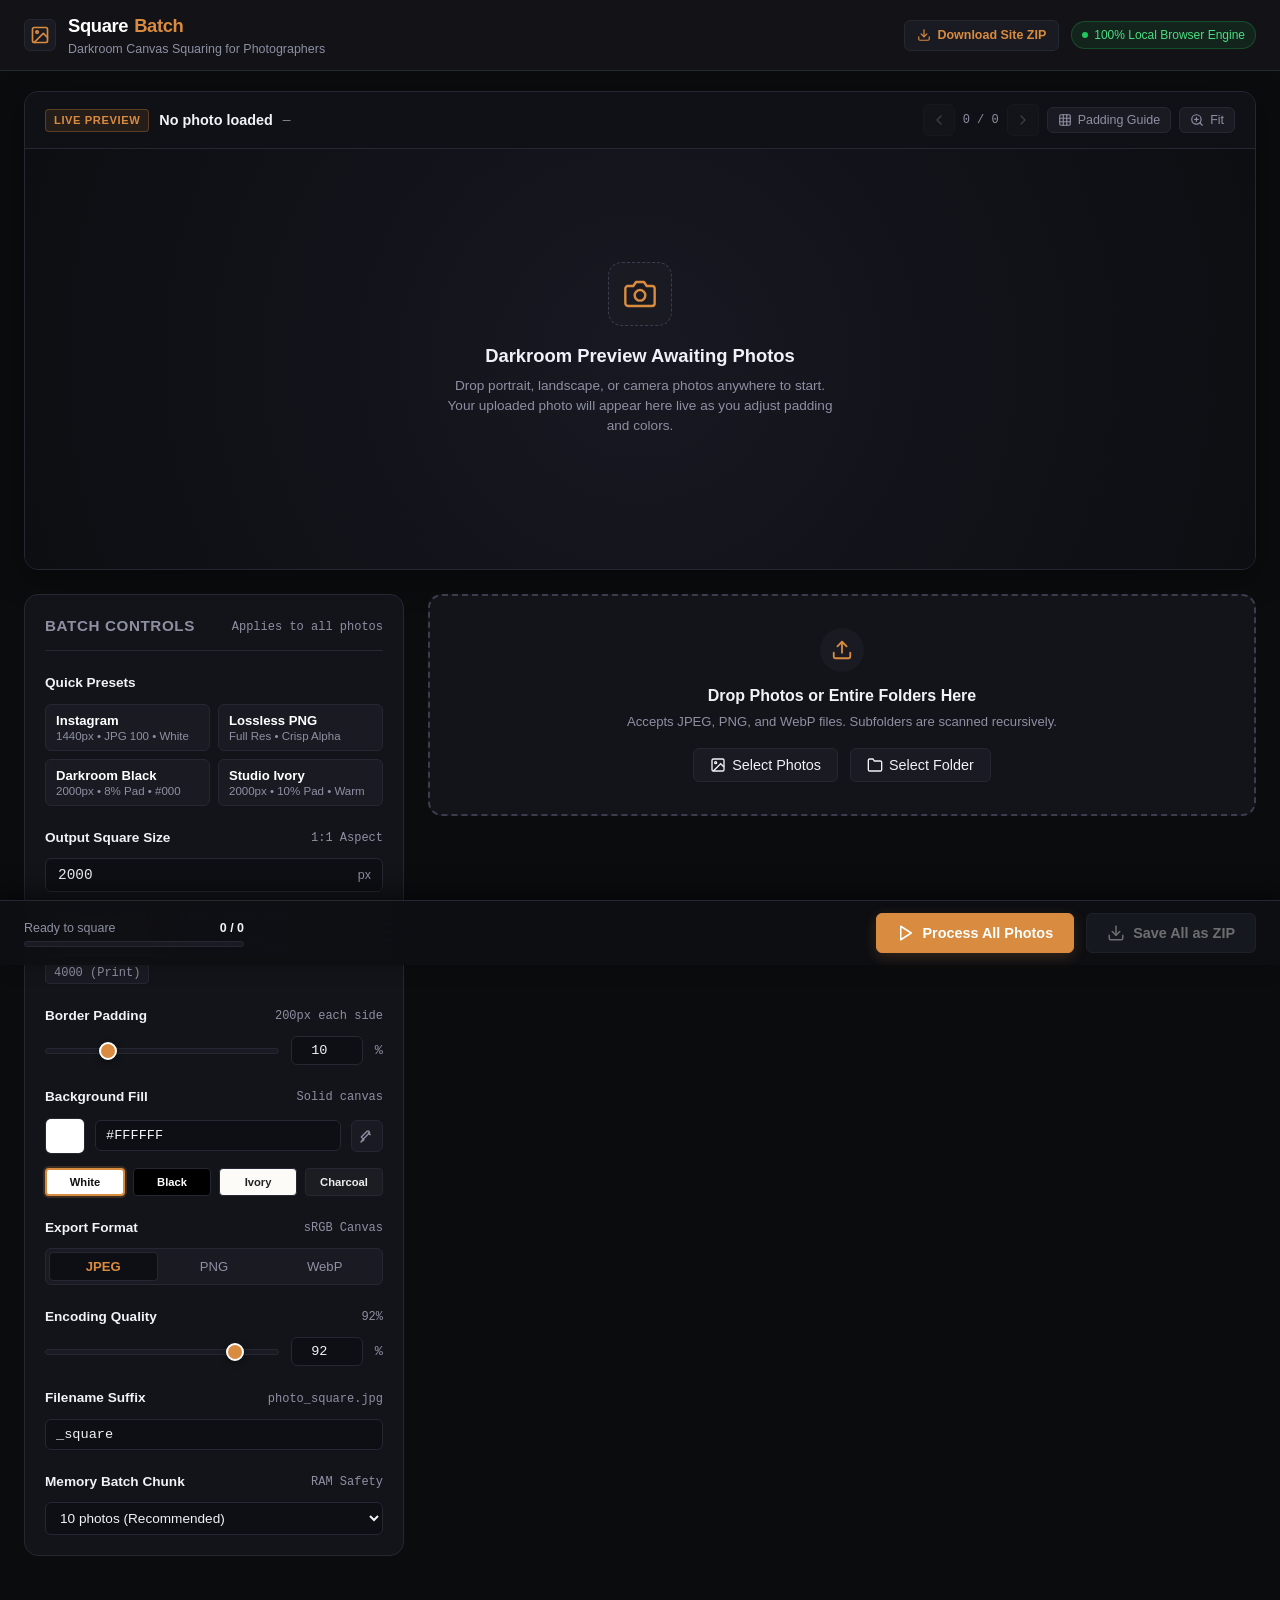
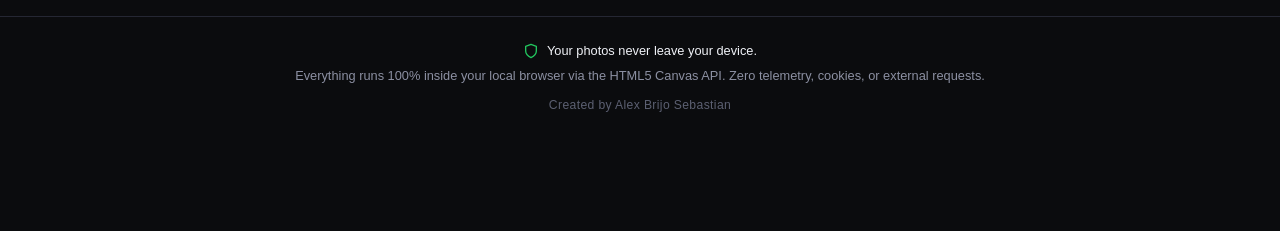
<file: public/index.html>
<!DOCTYPE html>
<html lang="en">
<head>
  <meta charset="UTF-8">
  <meta name="viewport" content="width=device-width, initial-scale=1.0, viewport-fit=cover">
  <title>SquareBatch — Privacy-First Browser-Only Photo Squaring</title>
  <meta name="description" content="Turn up to 50 photos at once into perfectly squared images with custom padding and solid background. 100% private, browser-only Canvas tool.">
  <meta name="theme-color" content="#0b0c0e">

  <!-- Content Security Policy: strictly same-origin & local blob/data -->
  <meta http-equiv="Content-Security-Policy" content="default-src 'self'; script-src 'self' 'unsafe-inline'; style-src 'self' 'unsafe-inline'; img-src 'self' data: blob:; worker-src 'self' blob:; connect-src 'self';">

  <!-- Open Graph & Social Cards -->
  <meta property="og:title" content="SquareBatch — Privacy-First Browser Photo Squaring">
  <meta property="og:description" content="Square batch photos with custom padding and backgrounds directly in your browser. Zero uploads.">
  <meta property="og:type" content="website">
  <meta property="og:image" content="./icon.svg">
  <meta name="twitter:card" content="summary_large_image">
  <meta name="twitter:title" content="SquareBatch — Browser-Only Photo Squaring">
  <meta name="twitter:description" content="Turn photos into perfectly squared assets with custom padding. 100% private.">

  <!-- PWA & Favicon -->
  <link rel="icon" type="image/svg+xml" href="./icon.svg">
  <link rel="manifest" href="./manifest.json">

  <!-- Local Styles -->
  <link rel="stylesheet" href="./style.css">

  <!-- Local JSZip Library (v3.10.1) -->
  <script src="./vendor/jszip.min.js"></script>
</head>
<body>
  <!-- Header Bar -->
  <header class="app-header">
    <div class="header-inner">
      <div class="brand-group">
        <div class="brand-icon" aria-hidden="true">
          <svg viewBox="0 0 24 24" fill="none" stroke="currentColor" stroke-width="2" stroke-linecap="round" stroke-linejoin="round">
            <rect x="3" y="3" width="18" height="18" rx="2" ry="2"></rect>
            <circle cx="8.5" cy="8.5" r="1.5"></circle>
            <polyline points="21 15 16 10 5 21"></polyline>
          </svg>
        </div>
        <div>
          <div class="brand-title">Square<span>Batch</span></div>
          <div class="brand-subtitle">Darkroom Canvas Squaring for Photographers</div>
        </div>
      </div>
      <div class="header-right-group">
        <a href="./squarebatch-website.zip" download="squarebatch-website.zip" class="btn-download-source" title="Download complete website source code as ZIP">
          <svg width="14" height="14" viewBox="0 0 24 24" fill="none" stroke="currentColor" stroke-width="2" stroke-linecap="round" stroke-linejoin="round">
            <path d="M21 15v4a2 2 0 0 1-2 2H5a2 2 0 0 1-2-2v-4"></path>
            <polyline points="7 10 12 15 17 10"></polyline>
            <line x1="12" y1="15" x2="12" y2="3"></line>
          </svg>
          <span>Download Site ZIP</span>
        </a>
        <div class="privacy-badge" title="No photos leave your computer">
          <span>100% Local Browser Engine</span>
        </div>
      </div>
    </div>
  </header>

  <!-- Main Content -->
  <main class="main-content">

    <!-- TOP SECTION: Prominent Live Preview Panel -->
    <section class="preview-panel" aria-labelledby="previewHeading">
      <div class="preview-header">
        <div class="preview-title-area">
          <span class="preview-tag" id="previewHeading">Live Preview</span>
          <span class="preview-filename" id="previewFilename">No photo loaded</span>
          <span class="preview-meta" id="previewDimensions">—</span>
        </div>
        <div class="preview-controls">
          <button type="button" class="btn-icon" id="prevPhotoBtn" title="Previous photo (←)" aria-label="Previous photo" disabled>
            <svg width="16" height="16" viewBox="0 0 24 24" fill="none" stroke="currentColor" stroke-width="2" stroke-linecap="round" stroke-linejoin="round">
              <polyline points="15 18 9 12 15 6"></polyline>
            </svg>
          </button>
          <span id="previewIndexCounter" class="control-hint">0 / 0</span>
          <button type="button" class="btn-icon" id="nextPhotoBtn" title="Next photo (→)" aria-label="Next photo" disabled>
            <svg width="16" height="16" viewBox="0 0 24 24" fill="none" stroke="currentColor" stroke-width="2" stroke-linecap="round" stroke-linejoin="round">
              <polyline points="9 18 15 12 9 6"></polyline>
            </svg>
          </button>
          <button type="button" class="preview-guide-toggle" id="toggleGuideBtn" title="Toggle inner padding boundary guide (G)" aria-pressed="false">
            <svg width="14" height="14" viewBox="0 0 24 24" fill="none" stroke="currentColor" stroke-width="2" stroke-linecap="round" stroke-linejoin="round">
              <rect x="3" y="3" width="18" height="18" rx="2"></rect>
              <line x1="9" y1="3" x2="9" y2="21"></line>
              <line x1="15" y1="3" x2="15" y2="21"></line>
              <line x1="3" y1="9" x2="21" y2="9"></line>
              <line x1="3" y1="15" x2="21" y2="15"></line>
            </svg>
            <span>Padding Guide</span>
          </button>
          <button type="button" class="preview-guide-toggle" id="toggleZoomBtn" title="Toggle 1:1 Actual Size / Fit View (Z)" aria-pressed="false">
            <svg width="14" height="14" viewBox="0 0 24 24" fill="none" stroke="currentColor" stroke-width="2" stroke-linecap="round" stroke-linejoin="round">
              <circle cx="11" cy="11" r="8"></circle>
              <line x1="21" y1="21" x2="16.65" y2="16.65"></line>
              <line x1="11" y1="8" x2="11" y2="14"></line>
              <line x1="8" y1="11" x2="14" y2="11"></line>
            </svg>
            <span id="zoomToggleText">Fit</span>
          </button>
        </div>
      </div>

      <div class="preview-stage" id="previewStage">
        <!-- Canvas wrapper with guide overlay -->
        <div class="preview-canvas-wrapper" id="previewCanvasWrapper" style="display: none;">
          <canvas id="previewCanvas" width="900" height="900"></canvas>
          <div class="preview-guide-overlay" id="previewGuideOverlay"></div>
        </div>

        <!-- Placeholder when no photo loaded -->
        <div class="preview-placeholder" id="previewPlaceholder">
          <div class="placeholder-icon">
            <svg viewBox="0 0 24 24" fill="none" stroke="currentColor" stroke-width="1.8" stroke-linecap="round" stroke-linejoin="round">
              <path d="M23 19a2 2 0 0 1-2 2H3a2 2 0 0 1-2-2V8a2 2 0 0 1 2-2h4l2-3h6l2 3h4a2 2 0 0 1 2 2z"></path>
              <circle cx="12" cy="13" r="4"></circle>
            </svg>
          </div>
          <div class="placeholder-title">Darkroom Preview Awaiting Photos</div>
          <p class="placeholder-desc">Drop portrait, landscape, or camera photos anywhere to start. Your uploaded photo will appear here live as you adjust padding and colors.</p>
        </div>
      </div>
    </section>

    <!-- LOWER WORKSPACE: Controls on Left, Ingestion & Grid on Right -->
    <div class="workspace-grid">

      <!-- LEFT: Batch Controls Panel -->
      <aside class="controls-panel" aria-label="Batch Squaring Controls">
        <div class="panel-header">
          <span class="panel-title">Batch Controls</span>
          <span class="control-hint">Applies to all photos</span>
        </div>

        <!-- One-Click Presets -->
        <div class="control-group">
          <div class="control-label-row">
            <label class="control-label">Quick Presets</label>
          </div>
          <div class="preset-grid">
            <button type="button" class="preset-btn" id="presetInstagram">
              <span class="preset-name">Instagram</span>
              <span class="preset-sub">1440px • JPG 100 • White</span>
            </button>
            <button type="button" class="preset-btn" id="presetLossless">
              <span class="preset-name">Lossless PNG</span>
              <span class="preset-sub">Full Res • Crisp Alpha</span>
            </button>
            <button type="button" class="preset-btn" id="presetDarkroom">
              <span class="preset-name">Darkroom Black</span>
              <span class="preset-sub">2000px • 8% Pad • #000</span>
            </button>
            <button type="button" class="preset-btn" id="presetStudioIvory">
              <span class="preset-name">Studio Ivory</span>
              <span class="preset-sub">2000px • 10% Pad • Warm</span>
            </button>
          </div>
        </div>

        <!-- Output Canvas Size -->
        <div class="control-group">
          <div class="control-label-row">
            <label for="outputSizeInput" class="control-label">Output Square Size</label>
            <span class="control-hint" id="aspectRatioHint">1:1 Aspect</span>
          </div>
          <div class="input-with-unit">
            <input type="number" id="outputSizeInput" min="200" max="8000" step="10" value="2000" aria-label="Output size in pixels">
            <span class="input-unit">px</span>
          </div>
          <div class="quick-pills">
            <button type="button" class="pill-btn" data-size="1080">1080 (IG Post)</button>
            <button type="button" class="pill-btn" data-size="1440">1440 (IG Hi-Res)</button>
            <button type="button" class="pill-btn active" data-size="2000">2000 (Standard)</button>
            <button type="button" class="pill-btn" data-size="3000">3000 (Portfolio)</button>
            <button type="button" class="pill-btn" data-size="4000">4000 (Print)</button>
          </div>
        </div>

        <!-- Padding Percentage (Slider + Number) -->
        <div class="control-group">
          <div class="control-label-row">
            <label for="paddingSlider" class="control-label">Border Padding</label>
            <span class="control-hint" id="paddingPxHint">200px each side</span>
          </div>
          <div class="synced-slider-group">
            <input type="range" id="paddingSlider" class="slider-range" min="0" max="40" step="0.1" value="10" aria-label="Padding percentage slider">
            <input type="number" id="paddingNumber" class="synced-number-input" min="0" max="40" step="0.1" value="10" aria-label="Padding percentage number">
            <span class="input-unit" style="position: static; font-family: var(--font-mono); font-size: 0.85rem;">%</span>
          </div>
        </div>

        <!-- Background Color -->
        <div class="control-group">
          <div class="control-label-row">
            <label for="bgColorInput" class="control-label">Background Fill</label>
            <span class="control-hint">Solid canvas</span>
          </div>
          <div class="color-picker-row">
            <div class="color-input-wrapper">
              <input type="color" id="bgColorPicker" value="#ffffff" aria-label="Pick color with system color picker">
            </div>
            <input type="text" id="bgColorHex" class="hex-text-input" value="#FFFFFF" maxlength="7" spellcheck="false" aria-label="Background color hex code">
            <button type="button" class="btn-icon" id="eyeDropperBtn" title="Pick color from photo or screen" aria-label="Pick color from screen" style="display: none;">
              <svg width="16" height="16" viewBox="0 0 24 24" fill="none" stroke="currentColor" stroke-width="2" stroke-linecap="round" stroke-linejoin="round">
                <path d="m14 7 3 3m-9.5 7.5L3 21l3.5-4.5 8.5-8.5a2.121 2.121 0 0 0-3-3L3.5 13.5Z"/>
              </svg>
            </button>
          </div>
          <div class="swatch-group" role="radiogroup" aria-label="Background Color Swatches">
            <button type="button" class="swatch-btn swatch-white active" data-color="#FFFFFF" title="Pure White" aria-label="Pure White">White</button>
            <button type="button" class="swatch-btn swatch-black" data-color="#000000" title="Pitch Black" aria-label="Pitch Black">Black</button>
            <button type="button" class="swatch-btn swatch-ivory" data-color="#FDFBF7" title="Warm Ivory" aria-label="Warm Ivory">Ivory</button>
            <button type="button" class="swatch-btn swatch-charcoal" data-color="#1C1D22" title="Deep Charcoal" aria-label="Deep Charcoal">Charcoal</button>
          </div>
        </div>

        <!-- Export Format & Quality -->
        <div class="control-group">
          <div class="control-label-row">
            <label class="control-label">Export Format</label>
            <span class="control-hint">sRGB Canvas</span>
          </div>
          <div class="segmented-control" role="group" aria-label="Export image format">
            <button type="button" class="segmented-btn active" data-format="image/jpeg">JPEG</button>
            <button type="button" class="segmented-btn" data-format="image/png">PNG</button>
            <button type="button" class="segmented-btn" data-format="image/webp">WebP</button>
          </div>
        </div>

        <!-- Quality Slider (Hidden when PNG selected) -->
        <div class="control-group" id="qualityControlGroup">
          <div class="control-label-row">
            <label for="qualitySlider" class="control-label">Encoding Quality</label>
            <span class="control-hint" id="qualityValDisplay">92%</span>
          </div>
          <div class="synced-slider-group">
            <input type="range" id="qualitySlider" class="slider-range" min="50" max="100" step="1" value="92" aria-label="Compression quality slider">
            <input type="number" id="qualityNumber" class="synced-number-input" min="50" max="100" step="1" value="92" aria-label="Compression quality number">
            <span class="input-unit" style="position: static; font-family: var(--font-mono); font-size: 0.85rem;">%</span>
          </div>
        </div>

        <!-- Filename Suffix -->
        <div class="control-group">
          <div class="control-label-row">
            <label for="suffixInput" class="control-label">Filename Suffix</label>
            <span class="control-hint" id="suffixPreview">photo_square.jpg</span>
          </div>
          <input type="text" id="suffixInput" class="text-input-field" value="_square" spellcheck="false" aria-label="Filename suffix">
        </div>

        <!-- Memory / Chunk Size Setting -->
        <div class="control-group">
          <div class="control-label-row">
            <label for="chunkSizeSelect" class="control-label">Memory Batch Chunk</label>
            <span class="control-hint" title="Number of images processed per garbage-collection cycle">RAM Safety</span>
          </div>
          <select id="chunkSizeSelect" class="select-field" aria-label="Batch chunk size for memory management">
            <option value="5">5 photos (Ultra-low RAM / Mobile)</option>
            <option value="10" selected>10 photos (Recommended)</option>
            <option value="20">20 photos (Fast Desktop / 16GB+ RAM)</option>
          </select>
        </div>

      </aside>

      <!-- RIGHT: Drop Zone & Batch Grid -->
      <section class="batch-section" aria-labelledby="batchListHeading">

        <!-- Drag & Drop Zone -->
        <div class="drop-zone" id="dropZone" tabindex="0" role="button" aria-label="Drop photos or click to upload">
          <div class="drop-zone-icon">
            <svg viewBox="0 0 24 24" fill="none" stroke="currentColor" stroke-width="2" stroke-linecap="round" stroke-linejoin="round">
              <path d="M21 15v4a2 2 0 0 1-2 2H5a2 2 0 0 1-2-2v-4"></path>
              <polyline points="17 8 12 3 7 8"></polyline>
              <line x1="12" y1="3" x2="12" y2="15"></line>
            </svg>
          </div>
          <div class="drop-zone-title">Drop Photos or Entire Folders Here</div>
          <p class="drop-zone-desc">Accepts JPEG, PNG, and WebP files. Subfolders are scanned recursively.</p>
          <div class="drop-zone-actions">
            <button type="button" class="btn-upload" id="selectFilesBtn">
              <svg width="16" height="16" viewBox="0 0 24 24" fill="none" stroke="currentColor" stroke-width="2"><rect x="3" y="3" width="18" height="18" rx="2"/><circle cx="8.5" cy="8.5" r="1.5"/><polyline points="21 15 16 10 5 21"/></svg>
              <span>Select Photos</span>
            </button>
            <button type="button" class="btn-upload" id="selectFolderBtn">
              <svg width="16" height="16" viewBox="0 0 24 24" fill="none" stroke="currentColor" stroke-width="2"><path d="M22 19a2 2 0 0 1-2 2H4a2 2 0 0 1-2-2V5a2 2 0 0 1 2-2h5l2 3h9a2 2 0 0 1 2 2z"/></svg>
              <span>Select Folder</span>
            </button>
          </div>

          <!-- Hidden File Inputs -->
          <input type="file" id="fileInput" multiple accept="image/jpeg,image/png,image/webp,.jpg,.jpeg,.png,.webp" style="display: none;">
          <input type="file" id="folderInput" webkitdirectory directory multiple style="display: none;">
        </div>

        <!-- High Volume Warning Banner (shown when >60 photos) -->
        <div class="alert-banner alert-warning" id="largeBatchAlert" style="display: none;">
          <svg viewBox="0 0 24 24" fill="none" stroke="currentColor" stroke-width="2"><path d="m21.73 18-8-14a2 2 0 0 0-3.48 0l-8 14A2 2 0 0 0 4 21h16a2 2 0 0 0 1.73-3Z"/><line x1="12" y1="9" x2="12" y2="13"/><line x1="12" y1="17" x2="12.01" y2="17"/></svg>
          <div id="largeBatchAlertText">Large batch detected. SquareBatch will process in sequential chunks to protect browser memory.</div>
        </div>

        <!-- Batch Toolbar -->
        <div class="batch-toolbar" id="batchToolbar" style="display: none;">
          <div class="batch-stats">
            <span class="stats-count" id="batchCountText">0 Photos</span>
            <span class="stats-meta" id="batchSizeText">0 MB total</span>
          </div>
          <div class="batch-actions-group">
            <button type="button" class="btn-secondary" id="retryFailedBtn" style="display: none;">Retry Failed</button>
            <button type="button" class="btn-secondary btn-danger" id="clearAllBtn">Clear All</button>
          </div>
        </div>

        <!-- Thumbnail Grid -->
        <div class="thumbnail-grid" id="thumbnailGrid" aria-live="polite">
          <!-- Dynamically populated cards -->
        </div>

      </section>

    </div>
  </main>

  <!-- Section 7: Sticky Bottom Action Bar -->
  <aside class="bottom-bar hidden" id="bottomBar" aria-label="Batch progress and download bar">
    <div class="bottom-bar-left">
      <div class="process-progress-container">
        <div class="progress-info">
          <span id="progressStatusLabel">Ready to square</span>
          <strong id="progressCounter">0 / 0</strong>
        </div>
        <div class="progress-track">
          <div class="progress-fill" id="progressBarFill"></div>
        </div>
      </div>
    </div>
    <div class="bottom-bar-actions">
      <button type="button" class="btn-primary" id="processAllBtn">
        <svg width="18" height="18" viewBox="0 0 24 24" fill="none" stroke="currentColor" stroke-width="2" stroke-linecap="round" stroke-linejoin="round">
          <polygon points="5 3 19 12 5 21 5 3"></polygon>
        </svg>
        <span id="processBtnText">Process All Photos</span>
      </button>
      <button type="button" class="btn-primary btn-zip" id="saveZipBtn" disabled>
        <svg width="18" height="18" viewBox="0 0 24 24" fill="none" stroke="currentColor" stroke-width="2" stroke-linecap="round" stroke-linejoin="round">
          <path d="M21 15v4a2 2 0 0 1-2 2H5a2 2 0 0 1-2-2v-4"></path>
          <polyline points="7 10 12 15 17 10"></polyline>
          <line x1="12" y1="15" x2="12" y2="3"></line>
        </svg>
        <span id="zipBtnText">Save All as ZIP</span>
      </button>
    </div>
  </aside>

  <!-- Footer -->
  <footer class="app-footer">
    <div class="footer-privacy">
      <svg viewBox="0 0 24 24" fill="none" stroke="currentColor" stroke-width="2" stroke-linecap="round" stroke-linejoin="round">
        <path d="M12 22s8-4 8-10V5l-8-3-8 3v7c0 6 8 10 8 10z"></path>
      </svg>
      <span>Your photos never leave your device.</span>
    </div>
    <p>Everything runs 100% inside your local browser via the HTML5 Canvas API. Zero telemetry, cookies, or external requests.</p>
    <p class="footer-credit">Created by Alex Brijo Sebastian</p>
  </footer>

  <!-- Full-Window Drag & Drop Overlay -->
  <div class="window-drag-overlay" id="windowDragOverlay" aria-hidden="true">
    <div class="drag-overlay-box">
      <div class="drag-overlay-icon">
        <svg viewBox="0 0 24 24" fill="none" stroke="currentColor" stroke-width="2" stroke-linecap="round" stroke-linejoin="round">
          <path d="M21 15v4a2 2 0 0 1-2 2H5a2 2 0 0 1-2-2v-4"></path>
          <polyline points="17 8 12 3 7 8"></polyline>
          <line x1="12" y1="3" x2="12" y2="15"></line>
        </svg>
      </div>
      <h2>Drop Photos or Folders Here</h2>
      <p>Instantly squared locally in your browser with zero uploads</p>
    </div>
  </div>

  <!-- App Script -->
  <script type="module" src="./app.js"></script>

  <!-- Register Offline Service Worker -->
  <script>
    if ('serviceWorker' in navigator && (window.location.protocol === 'https:' || window.location.hostname === 'localhost' || window.location.hostname === '127.0.0.1')) {
      window.addEventListener('load', () => {
        navigator.serviceWorker.register('./sw.js').catch(err => {
          console.warn('Service Worker registration skipped/failed:', err);
        });
      });
    }
  </script>
</body>
</html>
</file>
<file: public/style.css>
/* ==========================================================================
   SquareBatch — Darkroom Photography Squaring Tool
   Aesthetic: Deep neutral slate/black with warm amber (#D98B3F) accent.
   ========================================================================== */

:root {
  --bg-app: #0b0c0e;
  --bg-panel: #131419;
  --bg-card: #1a1b22;
  --bg-card-hover: #22232c;
  --bg-input: #0e0f14;
  --border-subtle: #252733;
  --border-active: #3a3d4d;
  
  --text-main: #f0f2f7;
  --text-muted: #8c90a2;
  --text-dim: #5c6072;
  
  --accent-amber: #d98b3f;
  --accent-amber-hover: #e59a50;
  --accent-amber-active: #bf7730;
  --accent-glow: rgba(217, 139, 63, 0.2);
  --accent-subtle: rgba(217, 139, 63, 0.1);

  --status-queued: #d98b3f;
  --status-processing: #38bdf8;
  --status-done: #22c55e;
  --status-error: #f43f5e;

  --radius-xs: 4px;
  --radius-sm: 6px;
  --radius-md: 10px;
  --radius-lg: 14px;
  
  --font-sans: -apple-system, BlinkMacSystemFont, "Segoe UI", Roboto, Helvetica, Arial, sans-serif;
  --font-mono: ui-monospace, SFMono-Regular, "JetBrains Mono", Menlo, Consolas, monospace;
}

*, *::before, *::after {
  box-sizing: border-box;
  margin: 0;
  padding: 0;
}

html {
  font-family: var(--font-sans);
  background-color: var(--bg-app);
  color: var(--text-main);
  line-height: 1.5;
  -webkit-font-smoothing: antialiased;
  -moz-osx-font-smoothing: grayscale;
}

body {
  min-height: 100vh;
  display: flex;
  flex-direction: column;
  padding-bottom: 90px; /* Space for sticky export bar */
  overflow-x: hidden;
}

/* Base button and input resets */
button, input, select {
  font-family: inherit;
  font-size: 0.9rem;
  color: inherit;
  border: 1px solid var(--border-subtle);
  background: var(--bg-input);
  border-radius: var(--radius-sm);
  outline: none;
  transition: all 0.15s ease;
}

button {
  cursor: pointer;
  user-select: none;
}

button:focus-visible, input:focus-visible, select:focus-visible {
  border-color: var(--accent-amber);
  box-shadow: 0 0 0 2px var(--accent-glow);
}

/* ==========================================================================
   Header Bar
   ========================================================================== */
.app-header {
  border-bottom: 1px solid var(--border-subtle);
  background: rgba(19, 20, 25, 0.95);
  backdrop-filter: blur(12px);
  position: sticky;
  top: 0;
  z-index: 40;
}

.header-inner {
  max-width: 1440px;
  margin: 0 auto;
  padding: 12px 24px;
  display: flex;
  align-items: center;
  justify-content: space-between;
  gap: 16px;
}

.brand-group {
  display: flex;
  align-items: center;
  gap: 12px;
}

.brand-icon {
  width: 32px;
  height: 32px;
  border-radius: var(--radius-sm);
  background: var(--bg-card);
  border: 1px solid var(--border-subtle);
  display: flex;
  align-items: center;
  justify-content: center;
  color: var(--accent-amber);
  flex-shrink: 0;
}

.brand-icon svg {
  width: 20px;
  height: 20px;
}

.brand-title {
  font-size: 1.15rem;
  font-weight: 700;
  letter-spacing: -0.02em;
  color: #fff;
  display: flex;
  align-items: baseline;
  gap: 6px;
}

.brand-title span {
  color: var(--accent-amber);
}

.brand-subtitle {
  font-size: 0.78rem;
  color: var(--text-muted);
}

.header-right-group {
  display: flex;
  align-items: center;
  gap: 12px;
}

.btn-download-source {
  display: inline-flex;
  align-items: center;
  gap: 6px;
  padding: 5px 12px;
  background: var(--bg-card);
  border: 1px solid var(--border-subtle);
  border-radius: var(--radius-sm);
  font-size: 0.78rem;
  font-weight: 600;
  color: var(--accent-amber);
  text-decoration: none;
  transition: all 0.15s ease;
}

.btn-download-source:hover {
  background: var(--accent-subtle);
  border-color: var(--accent-amber);
  color: var(--accent-amber-hover);
  transform: translateY(-1px);
}

.privacy-badge {
  display: inline-flex;
  align-items: center;
  gap: 6px;
  padding: 4px 10px;
  background: rgba(34, 197, 94, 0.1);
  border: 1px solid rgba(34, 197, 94, 0.25);
  border-radius: 999px;
  font-size: 0.75rem;
  font-weight: 500;
  color: #4ade80;
}

.privacy-badge::before {
  content: "";
  width: 6px;
  height: 6px;
  border-radius: 50%;
  background: #22c55e;
}

/* ==========================================================================
   Main Layout Container
   ========================================================================== */
.main-content {
  max-width: 1440px;
  margin: 0 auto;
  padding: 20px 24px;
  width: 100%;
  display: flex;
  flex-direction: column;
  gap: 24px;
}

/* ==========================================================================
   Section 5: Prominent Live Preview Panel (TOP OF PAGE)
   ========================================================================== */
.preview-panel {
  background: var(--bg-panel);
  border: 1px solid var(--border-subtle);
  border-radius: var(--radius-lg);
  overflow: hidden;
  box-shadow: 0 8px 32px rgba(0, 0, 0, 0.4);
}

.preview-header {
  padding: 12px 20px;
  border-bottom: 1px solid var(--border-subtle);
  background: rgba(14, 15, 20, 0.6);
  display: flex;
  align-items: center;
  justify-content: space-between;
  flex-wrap: wrap;
  gap: 12px;
}

.preview-title-area {
  display: flex;
  align-items: center;
  gap: 10px;
  min-width: 0;
}

.preview-tag {
  font-size: 0.7rem;
  font-weight: 700;
  text-transform: uppercase;
  letter-spacing: 0.05em;
  background: var(--accent-subtle);
  color: var(--accent-amber);
  border: 1px solid rgba(217, 139, 63, 0.3);
  padding: 2px 8px;
  border-radius: var(--radius-xs);
  flex-shrink: 0;
}

.preview-filename {
  font-size: 0.9rem;
  font-weight: 600;
  color: var(--text-main);
  white-space: nowrap;
  overflow: hidden;
  text-overflow: ellipsis;
  max-width: 320px;
}

.preview-meta {
  font-size: 0.8rem;
  color: var(--text-muted);
  font-family: var(--font-mono);
}

.preview-controls {
  display: flex;
  align-items: center;
  gap: 8px;
}

.btn-icon {
  width: 32px;
  height: 32px;
  display: inline-flex;
  align-items: center;
  justify-content: center;
  padding: 0;
  background: var(--bg-card);
  border: 1px solid var(--border-subtle);
  color: var(--text-muted);
}

.btn-icon:hover:not(:disabled) {
  background: var(--bg-card-hover);
  color: var(--text-main);
  border-color: var(--border-active);
}

.btn-icon:disabled {
  opacity: 0.35;
  cursor: not-allowed;
}

.preview-guide-toggle {
  display: inline-flex;
  align-items: center;
  gap: 6px;
  padding: 5px 10px;
  font-size: 0.78rem;
  color: var(--text-muted);
  background: var(--bg-card);
  border: 1px solid var(--border-subtle);
}

.preview-guide-toggle.active {
  color: var(--accent-amber);
  border-color: rgba(217, 139, 63, 0.5);
  background: var(--accent-subtle);
}

/* Preview Canvas Stage */
.preview-stage {
  padding: 28px;
  display: flex;
  align-items: center;
  justify-content: center;
  background: radial-gradient(circle at center, #171821 0%, #0d0e12 100%);
  position: relative;
  min-height: 420px;
}

.preview-canvas-wrapper {
  position: relative;
  display: inline-flex;
  align-items: center;
  justify-content: center;
  box-shadow: 0 16px 48px rgba(0, 0, 0, 0.6), 0 0 0 1px rgba(255, 255, 255, 0.05);
  border-radius: var(--radius-xs);
  overflow: hidden;
  max-width: 100%;
}

#previewCanvas {
  display: block;
  max-width: 100%;
  max-height: 520px;
  width: auto;
  height: auto;
  object-fit: contain;
  background: #ffffff;
}

/* Safe guide overlay over preview */
.preview-guide-overlay {
  position: absolute;
  pointer-events: none;
  border: 1px dashed rgba(217, 139, 63, 0.6);
  box-shadow: 0 0 0 9999px rgba(0, 0, 0, 0.25);
  transition: all 0.08s ease-out;
  display: none;
}

.preview-guide-overlay.visible {
  display: block;
}

/* Placeholder when no photo loaded */
.preview-placeholder {
  display: flex;
  flex-direction: column;
  align-items: center;
  justify-content: center;
  text-align: center;
  padding: 48px 24px;
  max-width: 440px;
}

.placeholder-icon {
  width: 64px;
  height: 64px;
  border-radius: var(--radius-lg);
  background: var(--bg-card);
  border: 1px dashed var(--border-active);
  display: flex;
  align-items: center;
  justify-content: center;
  color: var(--accent-amber);
  margin-bottom: 16px;
}

.placeholder-icon svg {
  width: 32px;
  height: 32px;
}

.placeholder-title {
  font-size: 1.15rem;
  font-weight: 600;
  color: var(--text-main);
  margin-bottom: 6px;
}

.placeholder-desc {
  font-size: 0.85rem;
  color: var(--text-muted);
  margin-bottom: 20px;
  line-height: 1.5;
}

.btn-sample {
  display: inline-flex;
  align-items: center;
  gap: 8px;
  padding: 8px 16px;
  background: var(--bg-card);
  border: 1px solid var(--border-subtle);
  color: var(--text-main);
  font-weight: 500;
  border-radius: var(--radius-sm);
}

.btn-sample:hover {
  border-color: var(--accent-amber);
  color: var(--accent-amber);
}

/* ==========================================================================
   Lower Grid: Controls & Batch Photos
   ========================================================================== */
.workspace-grid {
  display: grid;
  grid-template-columns: 380px 1fr;
  gap: 24px;
  align-items: start;
}

@media (max-width: 1024px) {
  .workspace-grid {
    grid-template-columns: 1fr;
  }
}

/* ==========================================================================
   Section 4: Controls Panel
   ========================================================================== */
.controls-panel {
  background: var(--bg-panel);
  border: 1px solid var(--border-subtle);
  border-radius: var(--radius-lg);
  padding: 20px;
  display: flex;
  flex-direction: column;
  gap: 22px;
}

.panel-header {
  display: flex;
  align-items: center;
  justify-content: space-between;
  border-bottom: 1px solid var(--border-subtle);
  padding-bottom: 12px;
}

.panel-title {
  font-size: 0.95rem;
  font-weight: 700;
  text-transform: uppercase;
  letter-spacing: 0.04em;
  color: var(--text-muted);
}

.control-group {
  display: flex;
  flex-direction: column;
  gap: 10px;
}

.control-label-row {
  display: flex;
  align-items: center;
  justify-content: space-between;
}

.control-label {
  font-size: 0.85rem;
  font-weight: 600;
  color: var(--text-main);
}

.control-hint {
  font-size: 0.75rem;
  color: var(--text-muted);
  font-family: var(--font-mono);
}

/* Output Size Control */
.input-with-unit {
  position: relative;
  display: flex;
  align-items: center;
}

.input-with-unit input {
  width: 100%;
  padding: 8px 48px 8px 12px;
  font-family: var(--font-mono);
  font-size: 0.9rem;
}

.input-unit {
  position: absolute;
  right: 12px;
  font-size: 0.78rem;
  color: var(--text-muted);
  pointer-events: none;
}

.quick-pills {
  display: flex;
  flex-wrap: wrap;
  gap: 6px;
  margin-top: 4px;
}

.pill-btn {
  padding: 3px 8px;
  font-size: 0.75rem;
  font-family: var(--font-mono);
  background: var(--bg-card);
  border: 1px solid var(--border-subtle);
  color: var(--text-muted);
  border-radius: var(--radius-xs);
}

.pill-btn:hover {
  background: var(--bg-card-hover);
  color: var(--text-main);
  border-color: var(--border-active);
}

.pill-btn.active {
  background: var(--accent-subtle);
  border-color: var(--accent-amber);
  color: var(--accent-amber);
}

/* Synced Slider & Number Input (Padding & Quality) */
.synced-slider-group {
  display: flex;
  align-items: center;
  gap: 12px;
}

.slider-range {
  flex: 1;
  -webkit-appearance: none;
  appearance: none;
  height: 6px;
  background: var(--bg-card);
  border-radius: 3px;
  border: 1px solid var(--border-subtle);
  outline: none;
}

.slider-range::-webkit-slider-thumb {
  -webkit-appearance: none;
  appearance: none;
  width: 18px;
  height: 18px;
  border-radius: 50%;
  background: var(--accent-amber);
  border: 2px solid #fff;
  cursor: grab;
  box-shadow: 0 2px 6px rgba(0, 0, 0, 0.4);
}

.slider-range::-webkit-slider-thumb:active {
  cursor: grabbing;
  transform: scale(1.15);
}

.slider-range::-moz-range-thumb {
  width: 18px;
  height: 18px;
  border-radius: 50%;
  background: var(--accent-amber);
  border: 2px solid #fff;
  cursor: grab;
}

.synced-number-input {
  width: 72px;
  padding: 6px 8px;
  text-align: center;
  font-family: var(--font-mono);
  font-size: 0.85rem;
}

/* Color Controls */
.color-picker-row {
  display: flex;
  align-items: center;
  gap: 10px;
}

.color-input-wrapper {
  position: relative;
  width: 40px;
  height: 36px;
  border-radius: var(--radius-sm);
  border: 1px solid var(--border-subtle);
  overflow: hidden;
  flex-shrink: 0;
}

input[type="color"] {
  position: absolute;
  top: -10px;
  left: -10px;
  width: 60px;
  height: 60px;
  border: none;
  background: none;
  cursor: pointer;
}

.hex-text-input {
  flex: 1;
  padding: 7px 10px;
  font-family: var(--font-mono);
  text-transform: uppercase;
  font-size: 0.85rem;
}

.swatch-group {
  display: flex;
  align-items: center;
  gap: 8px;
  margin-top: 4px;
}

.swatch-btn {
  flex: 1;
  height: 28px;
  border-radius: var(--radius-xs);
  border: 1px solid var(--border-subtle);
  position: relative;
  cursor: pointer;
  display: flex;
  align-items: center;
  justify-content: center;
  font-size: 0.7rem;
  font-weight: 600;
  transition: transform 0.1s ease;
}

.swatch-btn:hover {
  transform: translateY(-1px);
}

.swatch-btn.active {
  border: 2px solid var(--accent-amber);
  box-shadow: 0 0 0 2px var(--accent-glow);
}

.swatch-btn.swatch-white {
  background: #ffffff;
  color: #111;
}

.swatch-btn.swatch-black {
  background: #000000;
  color: #fff;
}

.swatch-btn.swatch-ivory {
  background: #fdfbf7;
  color: #222;
}

.swatch-btn.swatch-charcoal {
  background: #1c1d22;
  color: #eee;
}

/* Format & Segmented Controls */
.segmented-control {
  display: grid;
  grid-template-columns: repeat(3, 1fr);
  background: var(--bg-card);
  padding: 3px;
  border-radius: var(--radius-sm);
  border: 1px solid var(--border-subtle);
  gap: 2px;
}

.segmented-btn {
  padding: 6px 10px;
  background: transparent;
  border: none;
  color: var(--text-muted);
  font-size: 0.82rem;
  font-weight: 500;
  border-radius: var(--radius-xs);
}

.segmented-btn:hover {
  color: var(--text-main);
}

.segmented-btn.active {
  background: var(--bg-input);
  color: var(--accent-amber);
  border: 1px solid var(--border-subtle);
  font-weight: 600;
}

/* Presets Grid */
.preset-grid {
  display: grid;
  grid-template-columns: 1fr 1fr;
  gap: 8px;
}

.preset-btn {
  padding: 8px 10px;
  background: var(--bg-card);
  border: 1px solid var(--border-subtle);
  color: var(--text-main);
  text-align: left;
  display: flex;
  flex-direction: column;
  gap: 2px;
}

.preset-btn:hover {
  border-color: var(--accent-amber);
  background: var(--bg-card-hover);
}

.preset-name {
  font-size: 0.82rem;
  font-weight: 600;
  color: #fff;
}

.preset-sub {
  font-size: 0.72rem;
  color: var(--text-muted);
}

/* Suffix and Chunk Size */
.text-input-field {
  width: 100%;
  padding: 7px 10px;
  font-family: var(--font-mono);
  font-size: 0.85rem;
}

.select-field {
  width: 100%;
  padding: 7px 10px;
  font-size: 0.85rem;
  cursor: pointer;
}

/* ==========================================================================
   Batch Grid & Ingestion (Right Column)
   ========================================================================== */
.batch-section {
  display: flex;
  flex-direction: column;
  gap: 16px;
}

/* Drop Zone */
.drop-zone {
  border: 2px dashed var(--border-active);
  background: var(--bg-panel);
  border-radius: var(--radius-lg);
  padding: 32px 20px;
  text-align: center;
  cursor: pointer;
  transition: all 0.2s ease;
  position: relative;
}

.drop-zone:hover, .drop-zone.dragover {
  border-color: var(--accent-amber);
  background: rgba(217, 139, 63, 0.05);
}

.drop-zone-icon {
  width: 44px;
  height: 44px;
  margin: 0 auto 12px;
  border-radius: 50%;
  background: var(--bg-card);
  display: flex;
  align-items: center;
  justify-content: center;
  color: var(--accent-amber);
}

.drop-zone-icon svg {
  width: 22px;
  height: 22px;
}

.drop-zone-title {
  font-size: 1rem;
  font-weight: 600;
  margin-bottom: 4px;
}

.drop-zone-desc {
  font-size: 0.82rem;
  color: var(--text-muted);
  margin-bottom: 16px;
}

.drop-zone-actions {
  display: flex;
  align-items: center;
  justify-content: center;
  gap: 12px;
  flex-wrap: wrap;
}

.btn-upload {
  padding: 8px 16px;
  background: var(--bg-card);
  border: 1px solid var(--border-subtle);
  color: var(--text-main);
  font-weight: 500;
  display: inline-flex;
  align-items: center;
  gap: 6px;
}

.btn-upload:hover {
  border-color: var(--accent-amber);
  color: var(--accent-amber);
}

/* Batch Header */
.batch-toolbar {
  display: flex;
  align-items: center;
  justify-content: space-between;
  flex-wrap: wrap;
  gap: 12px;
  padding: 12px 16px;
  background: var(--bg-panel);
  border: 1px solid var(--border-subtle);
  border-radius: var(--radius-md);
}

.batch-stats {
  display: flex;
  align-items: center;
  gap: 12px;
}

.stats-count {
  font-size: 0.9rem;
  font-weight: 600;
  color: var(--text-main);
}

.stats-meta {
  font-size: 0.8rem;
  color: var(--text-muted);
  font-family: var(--font-mono);
}

.batch-actions-group {
  display: flex;
  align-items: center;
  gap: 8px;
}

.btn-secondary {
  padding: 6px 12px;
  background: var(--bg-card);
  border: 1px solid var(--border-subtle);
  color: var(--text-main);
  font-size: 0.82rem;
}

.btn-secondary:hover {
  background: var(--bg-card-hover);
  border-color: var(--border-active);
}

.btn-danger {
  color: var(--status-error);
}

.btn-danger:hover {
  border-color: var(--status-error);
  background: rgba(244, 63, 94, 0.1);
}

/* Warnings */
.alert-banner {
  padding: 10px 14px;
  border-radius: var(--radius-sm);
  font-size: 0.82rem;
  display: flex;
  align-items: center;
  gap: 10px;
}

.alert-warning {
  background: rgba(217, 139, 63, 0.15);
  border: 1px solid rgba(217, 139, 63, 0.35);
  color: #fed7aa;
}

.alert-warning svg {
  width: 18px;
  height: 18px;
  color: var(--accent-amber);
  flex-shrink: 0;
}

/* Thumbnail Grid */
.thumbnail-grid {
  display: grid;
  grid-template-columns: repeat(auto-fill, minmax(180px, 1fr));
  gap: 12px;
}

.thumb-card {
  background: var(--bg-panel);
  border: 1px solid var(--border-subtle);
  border-radius: var(--radius-md);
  overflow: hidden;
  position: relative;
  display: flex;
  flex-direction: column;
  transition: transform 0.15s ease, border-color 0.15s ease;
  cursor: pointer;
}

.thumb-card:hover {
  border-color: var(--border-active);
  transform: translateY(-2px);
}

.thumb-card.active-preview {
  border-color: var(--accent-amber);
  box-shadow: 0 0 0 2px var(--accent-glow);
}

.thumb-image-container {
  width: 100%;
  aspect-ratio: 1;
  background: #0d0e12;
  position: relative;
  overflow: hidden;
  display: flex;
  align-items: center;
  justify-content: center;
}

.thumb-img {
  max-width: 100%;
  max-height: 100%;
  object-fit: contain;
}

.thumb-remove-btn {
  position: absolute;
  top: 6px;
  right: 6px;
  width: 24px;
  height: 24px;
  border-radius: 50%;
  background: rgba(0, 0, 0, 0.7);
  border: 1px solid rgba(255, 255, 255, 0.15);
  color: #fff;
  display: flex;
  align-items: center;
  justify-content: center;
  opacity: 0.85;
  transition: opacity 0.15s ease, background 0.15s ease;
  z-index: 2;
}

.thumb-remove-btn:hover {
  background: var(--status-error);
  opacity: 1;
}

.thumb-status-badge {
  position: absolute;
  bottom: 6px;
  left: 6px;
  padding: 2px 6px;
  border-radius: var(--radius-xs);
  font-size: 0.68rem;
  font-weight: 700;
  text-transform: uppercase;
  letter-spacing: 0.04em;
  background: rgba(0, 0, 0, 0.75);
  backdrop-filter: blur(4px);
  z-index: 2;
}

.thumb-status-badge.queued {
  color: var(--status-queued);
}

.thumb-status-badge.processing {
  color: var(--status-processing);
}

.thumb-status-badge.done {
  color: var(--status-done);
  background: rgba(34, 197, 94, 0.2);
}

.thumb-status-badge.error {
  color: var(--status-error);
}

.thumb-meta {
  padding: 8px 10px;
  display: flex;
  flex-direction: column;
  gap: 2px;
  background: var(--bg-card);
}

.thumb-filename {
  font-size: 0.78rem;
  font-weight: 600;
  color: var(--text-main);
  white-space: nowrap;
  overflow: hidden;
  text-overflow: ellipsis;
}

.thumb-dimensions {
  font-size: 0.7rem;
  color: var(--text-muted);
  font-family: var(--font-mono);
  display: flex;
  justify-content: space-between;
}

.thumb-actions {
  display: flex;
  align-items: center;
  justify-content: space-between;
  margin-top: 4px;
}

.thumb-btn-download {
  font-size: 0.7rem;
  padding: 2px 6px;
  background: transparent;
  border: 1px solid var(--border-subtle);
  color: var(--accent-amber);
  display: inline-flex;
  align-items: center;
  gap: 4px;
}

.thumb-btn-download:hover {
  background: var(--accent-subtle);
  border-color: var(--accent-amber);
}

/* ==========================================================================
   Section 7: Sticky Bottom Action Bar
   ========================================================================== */
.bottom-bar {
  position: fixed;
  bottom: 0;
  left: 0;
  right: 0;
  background: rgba(14, 15, 20, 0.95);
  backdrop-filter: blur(16px);
  border-top: 1px solid var(--border-subtle);
  padding: 12px 24px;
  z-index: 50;
  display: flex;
  align-items: center;
  justify-content: space-between;
  box-shadow: 0 -8px 24px rgba(0, 0, 0, 0.5);
  transition: transform 0.2s ease;
}

.bottom-bar.hidden {
  transform: translateY(100%);
}

.bottom-bar-left {
  display: flex;
  align-items: center;
  gap: 16px;
  min-width: 0;
}

.process-progress-container {
  display: flex;
  flex-direction: column;
  gap: 4px;
  min-width: 220px;
}

.progress-info {
  display: flex;
  justify-content: space-between;
  font-size: 0.78rem;
  font-weight: 500;
  color: var(--text-muted);
}

.progress-info strong {
  color: var(--text-main);
}

.progress-track {
  width: 100%;
  height: 6px;
  background: var(--bg-card);
  border-radius: 999px;
  overflow: hidden;
  border: 1px solid var(--border-subtle);
}

.progress-fill {
  height: 100%;
  width: 0%;
  background: linear-gradient(90deg, var(--accent-amber), #f59e0b);
  border-radius: 999px;
  transition: width 0.15s ease-out;
}

.bottom-bar-actions {
  display: flex;
  align-items: center;
  gap: 12px;
}

.btn-primary {
  padding: 10px 20px;
  background: var(--accent-amber);
  border: 1px solid var(--accent-amber);
  color: #fff;
  font-weight: 600;
  display: inline-flex;
  align-items: center;
  gap: 8px;
  border-radius: var(--radius-sm);
  box-shadow: 0 4px 14px var(--accent-glow);
}

.btn-primary:hover:not(:disabled) {
  background: var(--accent-amber-hover);
  border-color: var(--accent-amber-hover);
}

.btn-primary:disabled {
  opacity: 0.4;
  cursor: not-allowed;
  box-shadow: none;
}

.btn-zip {
  background: #252833;
  border-color: #3b3f4f;
  color: #fff;
}

.btn-zip:hover:not(:disabled) {
  background: #323645;
  border-color: var(--accent-amber);
}

/* ==========================================================================
   Footer
   ========================================================================== */
.app-footer {
  border-top: 1px solid var(--border-subtle);
  padding: 24px;
  margin-top: 40px;
  text-align: center;
  font-size: 0.8rem;
  color: var(--text-muted);
}

.footer-privacy {
  display: flex;
  align-items: center;
  justify-content: center;
  gap: 8px;
  margin-bottom: 6px;
  font-weight: 500;
  color: var(--text-main);
}

.footer-privacy svg {
  width: 16px;
  height: 16px;
  color: #22c55e;
}

.footer-credit {
  margin-top: 10px;
  font-size: 0.76rem;
  color: var(--text-dim);
  letter-spacing: 0.03em;
  font-weight: 500;
}

/* ==========================================================================
   Accessibility & Reduced Motion
   ========================================================================== */
@media (prefers-reduced-motion: reduce) {
  *, *::before, *::after {
    animation-duration: 0.01ms !important;
    animation-iteration-count: 1 !important;
    transition-duration: 0.01ms !important;
  }
}

/* Full-Window Drag & Drop Overlay */
.window-drag-overlay {
  position: fixed;
  inset: 0;
  background: rgba(11, 12, 14, 0.92);
  backdrop-filter: blur(10px);
  z-index: 999;
  display: flex;
  align-items: center;
  justify-content: center;
  opacity: 0;
  pointer-events: none;
  transition: opacity 0.18s ease;
}

.window-drag-overlay.active {
  opacity: 1;
  pointer-events: all;
}

.drag-overlay-box {
  border: 3px dashed var(--accent-amber);
  border-radius: var(--radius-lg);
  padding: 44px 56px;
  text-align: center;
  background: var(--bg-panel);
  box-shadow: 0 24px 72px rgba(0, 0, 0, 0.8), 0 0 0 1px rgba(217, 139, 63, 0.3);
  display: flex;
  flex-direction: column;
  align-items: center;
  gap: 14px;
  max-width: 500px;
}

.drag-overlay-icon {
  width: 68px;
  height: 68px;
  border-radius: 50%;
  background: var(--accent-subtle);
  border: 1px solid rgba(217, 139, 63, 0.3);
  color: var(--accent-amber);
  display: flex;
  align-items: center;
  justify-content: center;
}

.drag-overlay-icon svg {
  width: 34px;
  height: 34px;
}

.drag-overlay-box h2 {
  font-size: 1.35rem;
  font-weight: 700;
  color: #fff;
}

.drag-overlay-box p {
  color: var(--text-muted);
  font-size: 0.88rem;
}

/* 1:1 Pixel Zoom Stage View */
.preview-canvas-wrapper.zoomed {
  overflow: auto;
  max-width: none;
  max-height: 600px;
  border: 1px solid var(--accent-amber);
}

#previewCanvas.zoomed {
  max-width: none;
  max-height: none;
  width: 900px;
  height: 900px;
  image-rendering: -webkit-optimize-contrast;
  image-rendering: crisp-edges;
}

/* Responsive adjustments */
@media (max-width: 768px) {
  .header-inner {
    padding: 10px 16px;
  }
  .main-content {
    padding: 16px;
    gap: 16px;
  }
  .preview-stage {
    padding: 14px;
    min-height: 280px;
  }
  .bottom-bar {
    padding: 10px 16px;
    flex-direction: column;
    align-items: stretch;
    gap: 10px;
  }
  .bottom-bar-actions {
    justify-content: stretch;
  }
  .bottom-bar-actions button {
    flex: 1;
    justify-content: center;
  }
  .process-progress-container {
    min-width: 100%;
  }
  body {
    padding-bottom: 140px;
  }
}
</file>
